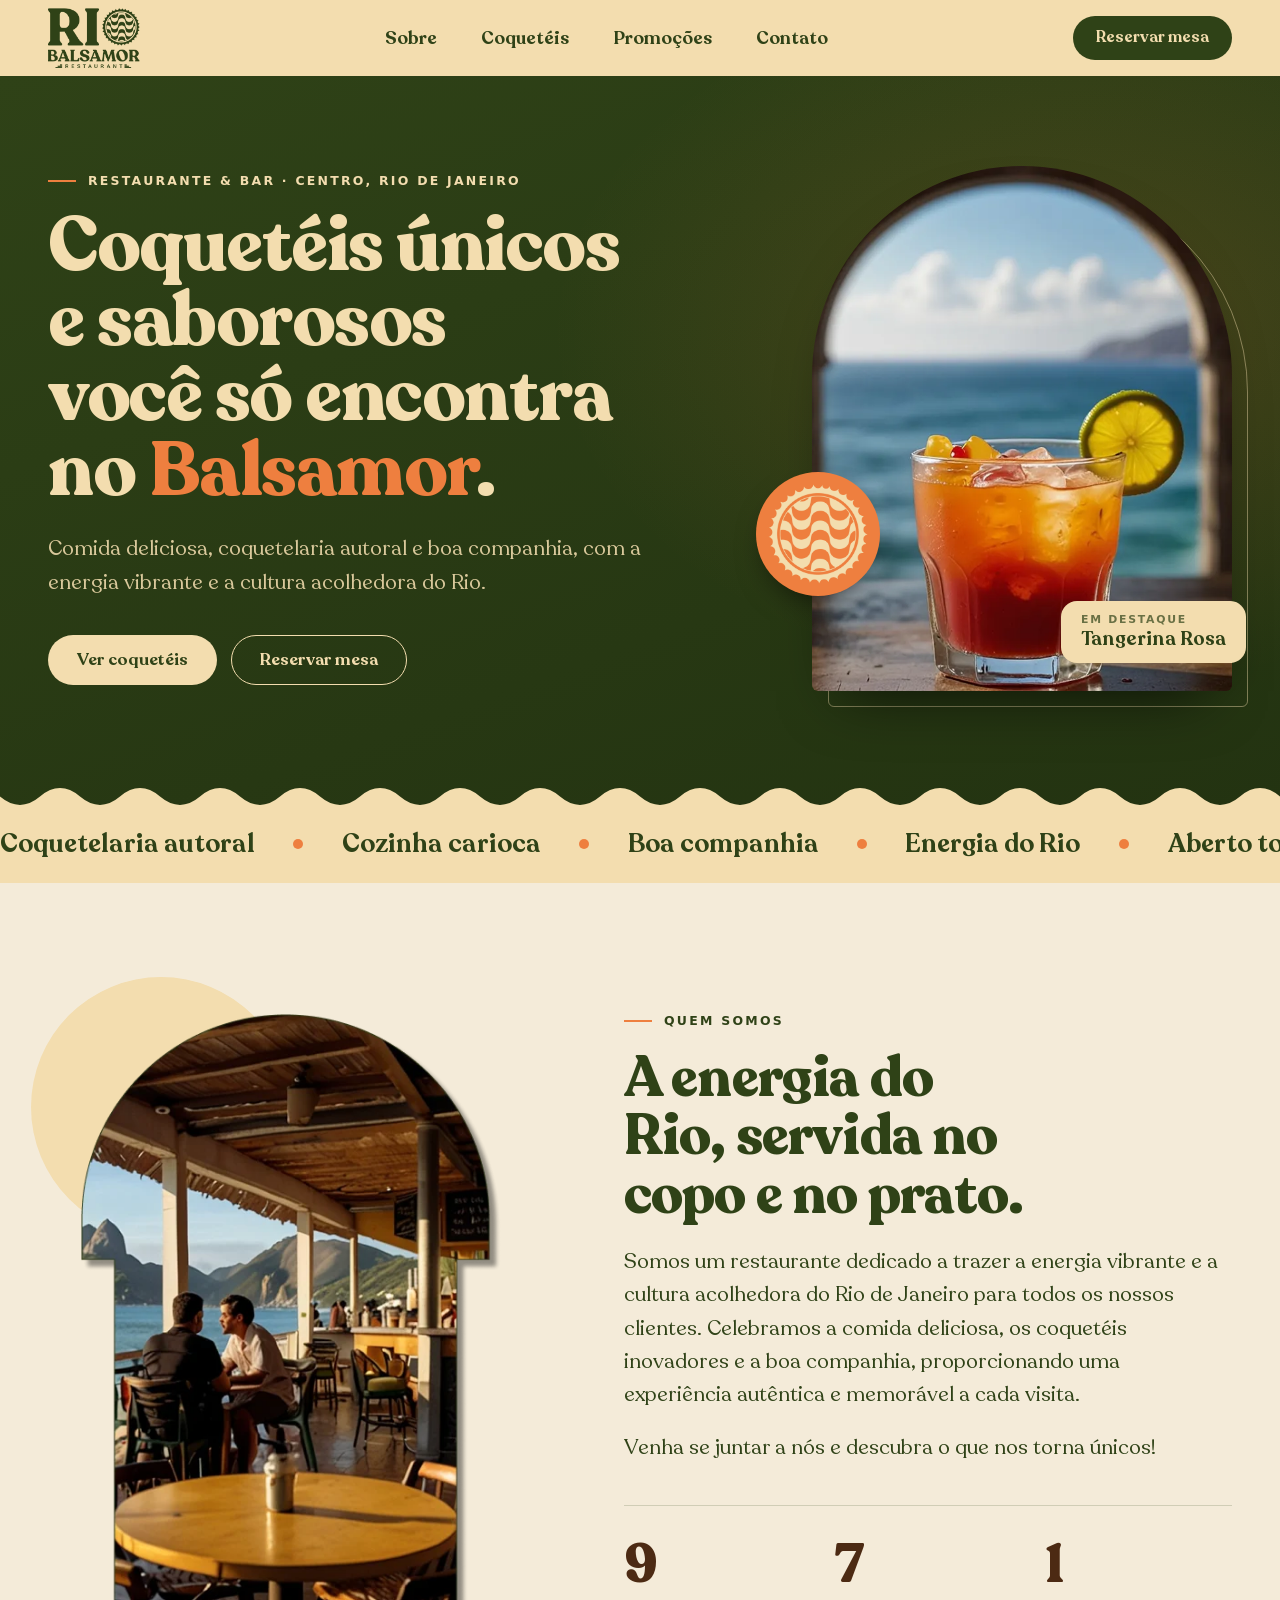
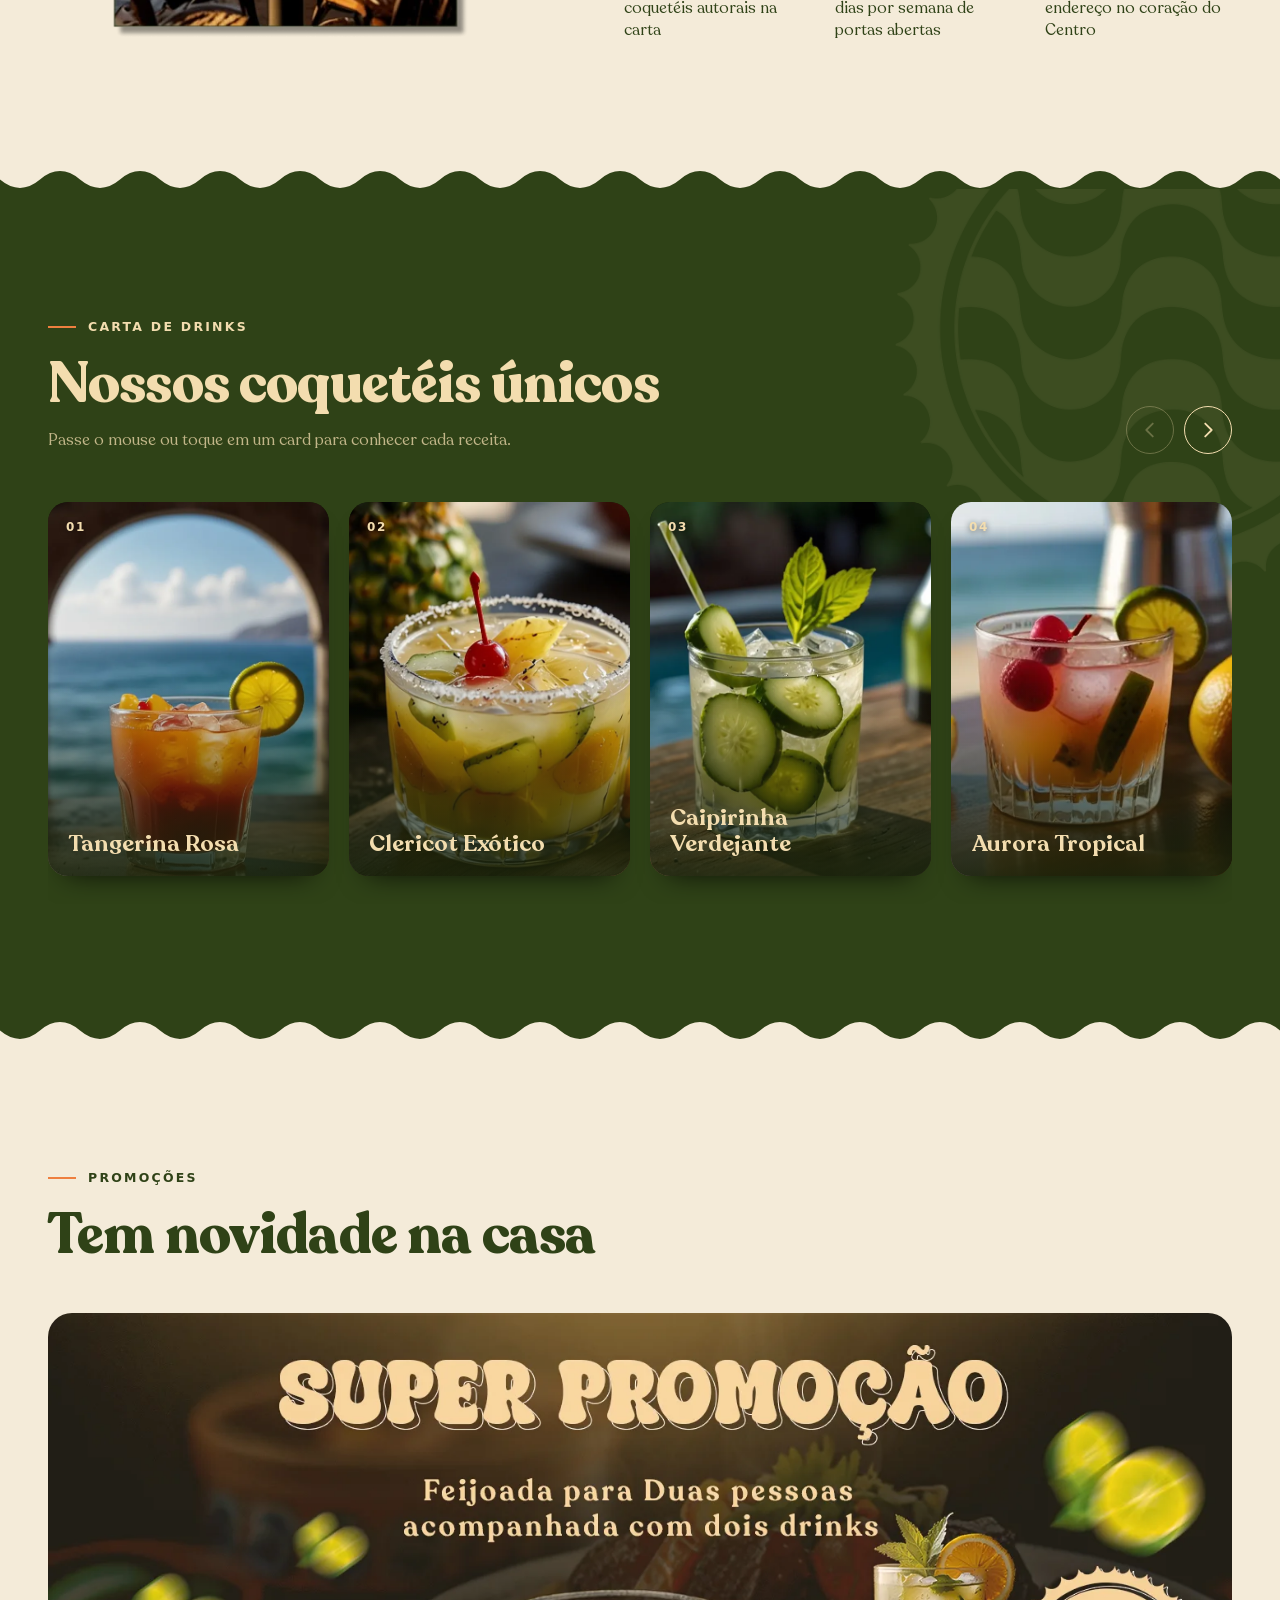
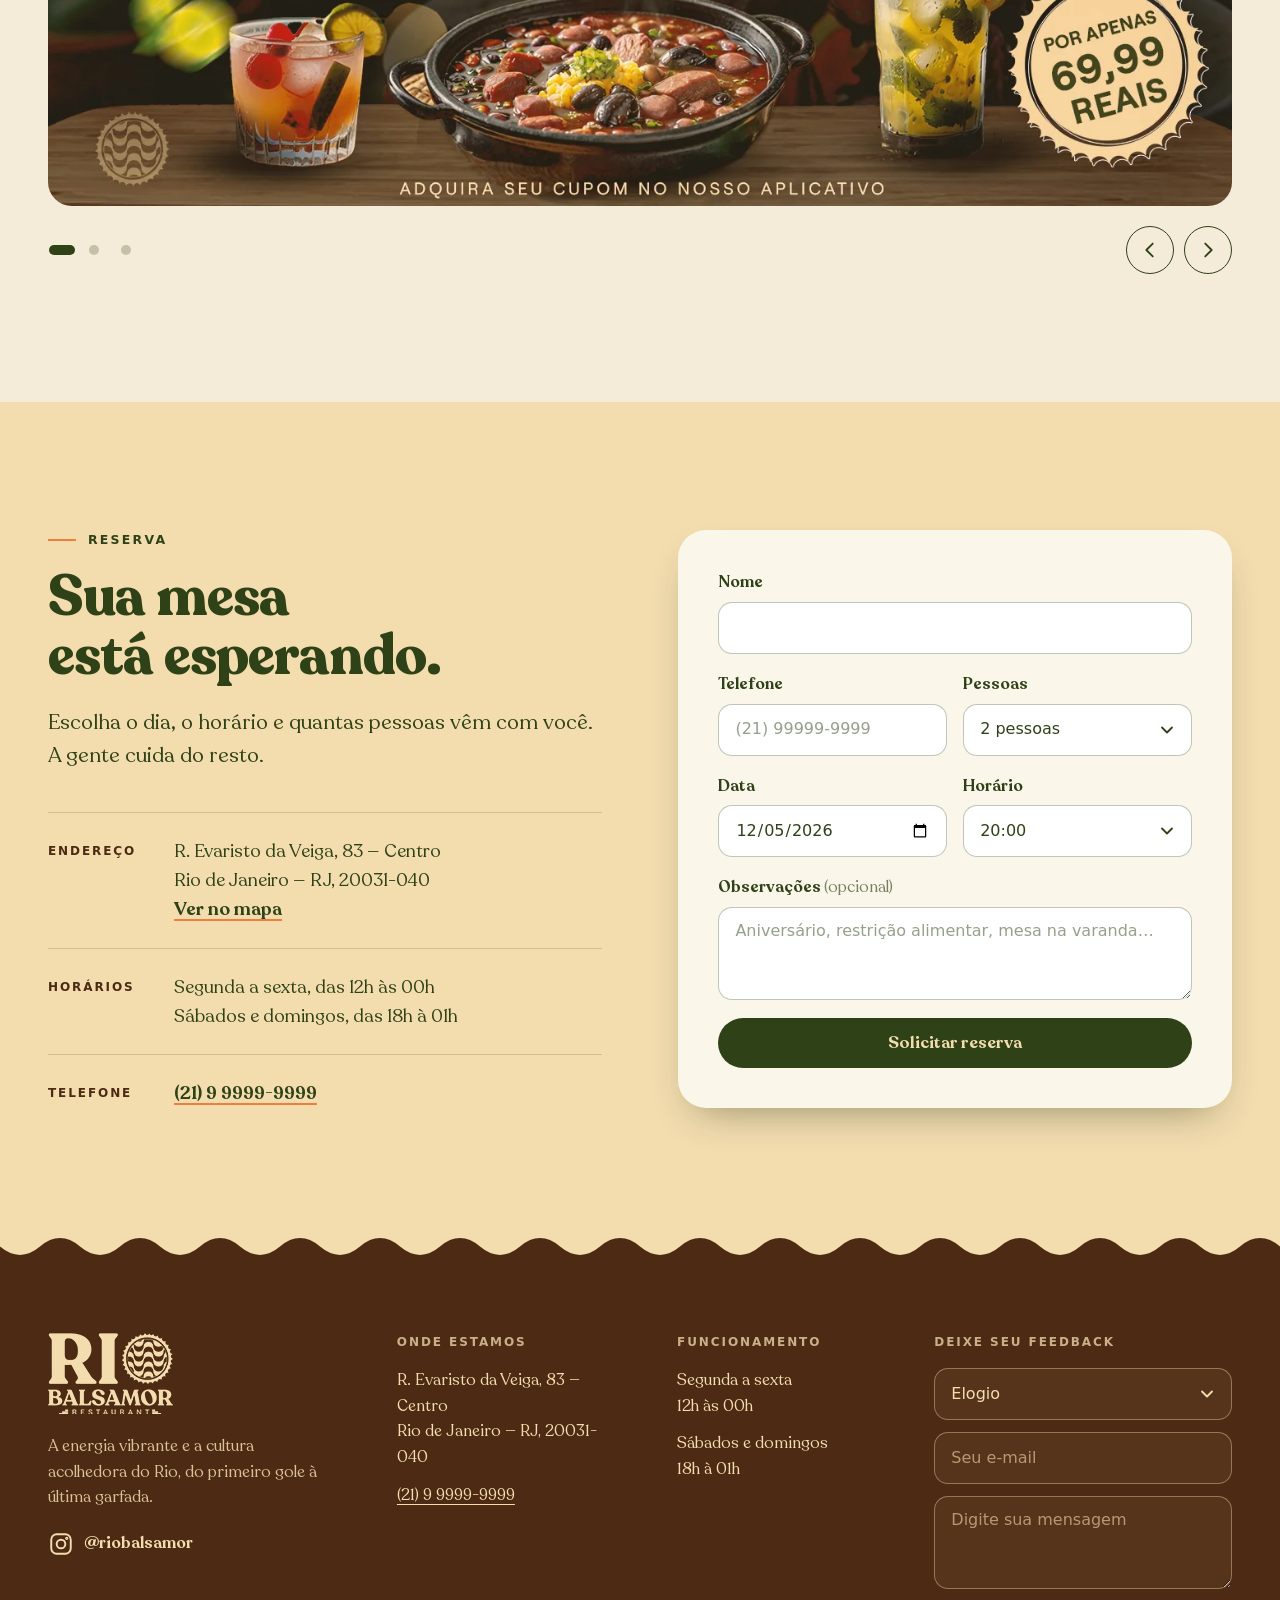
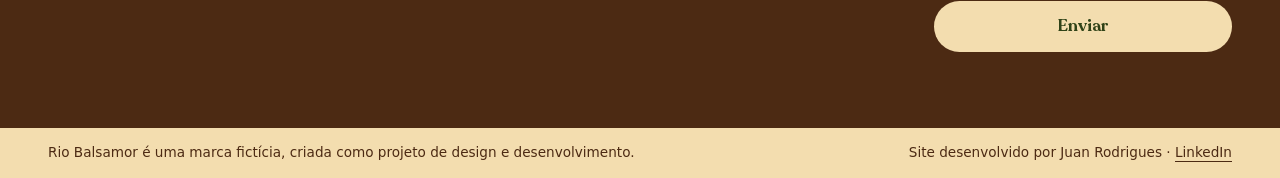
<file: index.html>
<!DOCTYPE html>
<html lang="pt-BR">
<head>
    <meta charset="UTF-8">
    <meta name="viewport" content="width=device-width, initial-scale=1.0">
    <title>Rio Balsamor — Restaurante e coquetelaria autoral no Rio</title>
    <meta name="description" content="Coquetéis autorais, cozinha carioca e boa companhia no Centro do Rio de Janeiro. Conheça a carta de drinks do Rio Balsamor e reserve sua mesa.">
    <meta name="theme-color" content="#2F4217">
    <meta property="og:type" content="website">
    <meta property="og:title" content="Rio Balsamor — Restaurante e coquetelaria autoral">
    <meta property="og:description" content="Coquetéis únicos e saborosos você só encontra no Balsamor.">
    <meta property="og:locale" content="pt_BR">
    <link rel="icon" type="image/png" href="assets/img/brand/favicon.png">
    <link rel="apple-touch-icon" href="assets/img/brand/apple-touch-icon.png">
    <link rel="stylesheet" href="assets/css/styles.css">
    <script>document.documentElement.classList.add('js');</script>
    <script src="assets/js/main.js" defer></script>
</head>
<body>
    <a class="skip-link" href="#conteudo">Pular para o conteúdo</a>

    <header class="site-header" data-header>
        <div class="container site-header__inner">
            <a class="site-header__logo" href="#topo" aria-label="Rio Balsamor — início">
                <img src="assets/img/brand/logo-green.png" alt="Rio Balsamor Restaurant" width="155" height="101">
            </a>
            <button class="nav-toggle" type="button" aria-expanded="false" aria-controls="menu" data-nav-toggle>
                <span class="nav-toggle__bars" aria-hidden="true"></span>
                <span class="visually-hidden">Abrir menu</span>
            </button>
            <nav class="site-nav" id="menu" aria-label="Principal" data-nav>
                <ul class="site-nav__list">
                    <li><a href="#sobre">Sobre</a></li>
                    <li><a href="#coqueteis">Coquetéis</a></li>
                    <li><a href="#promocoes">Promoções</a></li>
                    <li><a href="#contato">Contato</a></li>
                </ul>
                <a class="btn btn--green" href="#reserva">Reservar mesa</a>
            </nav>
        </div>
    </header>

    <main id="conteudo">
        <section class="hero" id="topo">
            <div class="container hero__inner">
                <div class="hero__copy">
                    <p class="eyebrow">Restaurante &amp; bar · Centro, Rio de Janeiro</p>
                    <h1 class="hero__title">Coquetéis únicos e saborosos você só encontra no <em>Balsamor</em>.</h1>
                    <p class="hero__lead">Comida deliciosa, coquetelaria autoral e boa companhia, com a energia vibrante e a cultura acolhedora do Rio.</p>
                    <div class="hero__actions">
                        <a class="btn btn--cream" href="#coqueteis">Ver coquetéis</a>
                        <a class="btn btn--ghost" href="#reserva">Reservar mesa</a>
                    </div>
                </div>
                <figure class="hero__media">
                    <div class="hero__arch">
                        <img src="assets/img/drinks/tangerina-rosa.webp" alt="Coquetel Tangerina Rosa servido com gelo e uma rodela de limão, com o mar ao fundo" width="1200" height="800" fetchpriority="high">
                    </div>
                    <span class="hero__badge" aria-hidden="true"></span>
                    <figcaption class="hero__caption">
                        <span>Em destaque</span>
                        Tangerina Rosa
                    </figcaption>
                </figure>
            </div>
            <div class="wave wave--cream" aria-hidden="true"></div>
        </section>

        <div class="marquee" aria-hidden="true">
            <div class="marquee__track">
                <ul class="marquee__group">
                    <li>Coquetelaria autoral</li>
                    <li>Cozinha carioca</li>
                    <li>Boa companhia</li>
                    <li>Energia do Rio</li>
                    <li>Aberto todos os dias</li>
                </ul>
                <ul class="marquee__group">
                    <li>Coquetelaria autoral</li>
                    <li>Cozinha carioca</li>
                    <li>Boa companhia</li>
                    <li>Energia do Rio</li>
                    <li>Aberto todos os dias</li>
                </ul>
            </div>
        </div>

        <section class="about" id="sobre">
            <div class="container about__inner">
                <figure class="about__media" data-reveal>
                    <img src="assets/img/about/varanda.webp" alt="Dois amigos conversando na varanda do restaurante, com o mar e as montanhas do Rio ao fundo" width="463" height="687" loading="lazy">
                </figure>
                <div class="about__copy" data-reveal>
                    <p class="eyebrow">Quem somos</p>
                    <h2 class="section-title">A energia do Rio, servida no copo e no prato.</h2>
                    <p class="about__text">Somos um restaurante dedicado a trazer a energia vibrante e a cultura acolhedora do Rio de Janeiro para todos os nossos clientes. Celebramos a comida deliciosa, os coquetéis inovadores e a boa companhia, proporcionando uma experiência autêntica e memorável a cada visita.</p>
                    <p class="about__text">Venha se juntar a nós e descubra o que nos torna únicos!</p>
                    <ul class="facts">
                        <li><strong>9</strong> coquetéis autorais na carta</li>
                        <li><strong>7</strong> dias por semana de portas abertas</li>
                        <li><strong>1</strong> endereço no coração do Centro</li>
                    </ul>
                </div>
            </div>
            <div class="wave wave--green" aria-hidden="true"></div>
        </section>

        <section class="cocktails" id="coqueteis">
            <div class="container" data-carousel>
                <div class="section-head">
                    <div data-reveal>
                        <p class="eyebrow">Carta de drinks</p>
                        <h2 class="section-title">Nossos coquetéis únicos</h2>
                        <p class="section-head__hint">Passe o mouse ou toque em um card para conhecer cada receita.</p>
                    </div>
                    <div class="carousel-controls">
                        <button class="round-btn" type="button" aria-label="Coquetéis anteriores" data-carousel-prev>
                            <svg viewBox="0 0 24 24" aria-hidden="true"><path d="M15 5l-7 7 7 7"/></svg>
                        </button>
                        <button class="round-btn" type="button" aria-label="Próximos coquetéis" data-carousel-next>
                            <svg viewBox="0 0 24 24" aria-hidden="true"><path d="M9 5l7 7-7 7"/></svg>
                        </button>
                    </div>
                </div>

                <ul class="drinks" data-carousel-track>
                    <li class="drink" style="--focus: 49%">
                        <button class="drink__card" type="button">
                            <span class="drink__inner">
                                <span class="drink__face drink__front" aria-hidden="true">
                                    <img src="assets/img/drinks/tangerina-rosa.webp" alt="" width="1200" height="800" loading="lazy">
                                    <span class="drink__number">01</span>
                                    <span class="drink__name">Tangerina Rosa</span>
                                </span>
                                <span class="drink__face drink__back">
                                    <span class="drink__title">Tangerina Rosa</span>
                                    <span class="drink__base">Tangerina · pimenta-rosa</span>
                                    <span class="drink__desc">Delicie-se com a fusão cítrica da tangerina com a picância sutil das bagas de pimenta-rosa, uma verdadeira sinfonia de sabores tropicais que desperta os sentidos.</span>
                                </span>
                            </span>
                        </button>
                    </li>
                    <li class="drink" style="--focus: 56%">
                        <button class="drink__card" type="button">
                            <span class="drink__inner">
                                <span class="drink__face drink__front" aria-hidden="true">
                                    <img src="assets/img/drinks/clericot-exotico.webp" alt="" width="1200" height="800" loading="lazy">
                                    <span class="drink__number">02</span>
                                    <span class="drink__name">Clericot Exótico</span>
                                </span>
                                <span class="drink__face drink__back">
                                    <span class="drink__title">Clericot Exótico</span>
                                    <span class="drink__base">Vinho branco · manga · abacaxi · kiwi</span>
                                    <span class="drink__desc">A essência vibrante das praias tropicais: a suavidade do vinho branco com a doçura da manga, do abacaxi e do kiwi, finalizada com um toque refrescante de água de coco.</span>
                                </span>
                            </span>
                        </button>
                    </li>
                    <li class="drink" style="--focus: 42%">
                        <button class="drink__card" type="button">
                            <span class="drink__inner">
                                <span class="drink__face drink__front" aria-hidden="true">
                                    <img src="assets/img/drinks/caipirinha-verdejante.webp" alt="" width="1200" height="800" loading="lazy">
                                    <span class="drink__number">03</span>
                                    <span class="drink__name">Caipirinha Verdejante</span>
                                </span>
                                <span class="drink__face drink__back">
                                    <span class="drink__title">Caipirinha Verdejante</span>
                                    <span class="drink__base">Cachaça · pepino · manjericão</span>
                                    <span class="drink__desc">A harmonia perfeita entre o frescor do pepino e a aromaticidade do manjericão, uma reviravolta refrescante no clássico brasileiro que vai surpreender o seu paladar.</span>
                                </span>
                            </span>
                        </button>
                    </li>
                    <li class="drink" style="--focus: 43%">
                        <button class="drink__card" type="button">
                            <span class="drink__inner">
                                <span class="drink__face drink__front" aria-hidden="true">
                                    <img src="assets/img/drinks/aurora-tropical.webp" alt="" width="768" height="512" loading="lazy">
                                    <span class="drink__number">04</span>
                                    <span class="drink__name">Aurora Tropical</span>
                                </span>
                                <span class="drink__face drink__back">
                                    <span class="drink__title">Aurora Tropical</span>
                                    <span class="drink__base">Tequila · laranja · grenadine · maracujá</span>
                                    <span class="drink__desc">Deixe-se encantar pela mistura exótica da tequila com suco de laranja, a doçura sedutora do grenadine e a profundidade do licor de maracujá.</span>
                                </span>
                            </span>
                        </button>
                    </li>
                    <li class="drink" style="--focus: 50%">
                        <button class="drink__card" type="button">
                            <span class="drink__inner">
                                <span class="drink__face drink__front" aria-hidden="true">
                                    <img src="assets/img/drinks/maracuja-mule.webp" alt="" width="1200" height="674" loading="lazy">
                                    <span class="drink__number">05</span>
                                    <span class="drink__name">Maracujá Mule</span>
                                </span>
                                <span class="drink__face drink__back">
                                    <span class="drink__title">Maracujá Mule</span>
                                    <span class="drink__base">Vodca · maracujá · gengibre · limão</span>
                                    <span class="drink__desc">Uma releitura tropical do clássico Mule: a acidez perfumada do maracujá encontra o calor do gengibre e o frescor do limão, num gole vibrante do início ao fim.</span>
                                </span>
                            </span>
                        </button>
                    </li>
                    <li class="drink" style="--focus: 50%">
                        <button class="drink__card" type="button">
                            <span class="drink__inner">
                                <span class="drink__face drink__front" aria-hidden="true">
                                    <img src="assets/img/drinks/mojito-de-melancia.webp" alt="" width="1024" height="1024" loading="lazy">
                                    <span class="drink__number">06</span>
                                    <span class="drink__name">Mojito de Melancia</span>
                                </span>
                                <span class="drink__face drink__back">
                                    <span class="drink__title">Mojito de Melancia</span>
                                    <span class="drink__base">Rum · melancia · hortelã</span>
                                    <span class="drink__desc">A doçura suculenta da melancia se mistura com a refrescância revigorante da hortelã e a suavidade do rum. Cada gole é um mergulho em um oásis de verão.</span>
                                </span>
                            </span>
                        </button>
                    </li>
                    <li class="drink" style="--focus: 60%">
                        <button class="drink__card" type="button">
                            <span class="drink__inner">
                                <span class="drink__face drink__front" aria-hidden="true">
                                    <img src="assets/img/drinks/goiaba-sour.webp" alt="" width="1200" height="674" loading="lazy">
                                    <span class="drink__number">07</span>
                                    <span class="drink__name">Goiaba Sour</span>
                                </span>
                                <span class="drink__face drink__back">
                                    <span class="drink__title">Goiaba Sour</span>
                                    <span class="drink__base">Goiaba · limão · clara de ovo</span>
                                    <span class="drink__desc">A doçura exótica da goiaba se mistura ao toque ácido do limão, finalizada com a suavidade do xarope simples e a espuma da clara de ovo.</span>
                                </span>
                            </span>
                        </button>
                    </li>
                    <li class="drink" style="--focus: 60%">
                        <button class="drink__card" type="button">
                            <span class="drink__inner">
                                <span class="drink__face drink__front" aria-hidden="true">
                                    <img src="assets/img/drinks/caipirinha-de-jabuticaba.webp" alt="" width="1024" height="1024" loading="lazy">
                                    <span class="drink__number">08</span>
                                    <span class="drink__name">Caipirinha de Jabuticaba</span>
                                </span>
                                <span class="drink__face drink__back">
                                    <span class="drink__title">Caipirinha de Jabuticaba</span>
                                    <span class="drink__base">Cachaça · jabuticaba · limão</span>
                                    <span class="drink__desc">A doçura intensa da jabuticaba se une à acidez refrescante do limão e à suavidade do açúcar, uma homenagem à diversidade e à riqueza da culinária brasileira.</span>
                                </span>
                            </span>
                        </button>
                    </li>
                    <li class="drink" style="--focus: 64%">
                        <button class="drink__card" type="button">
                            <span class="drink__inner">
                                <span class="drink__face drink__front" aria-hidden="true">
                                    <img src="assets/img/drinks/pitanga-collins.webp" alt="" width="1200" height="674" loading="lazy">
                                    <span class="drink__number">09</span>
                                    <span class="drink__name">Pitanga Collins</span>
                                </span>
                                <span class="drink__face drink__back">
                                    <span class="drink__title">Pitanga Collins</span>
                                    <span class="drink__base">Pitanga · limão · água com gás</span>
                                    <span class="drink__desc">Uma interpretação refrescante do clássico: a acidez cítrica do limão, a doçura natural da pitanga e o toque efervescente da água com gás.</span>
                                </span>
                            </span>
                        </button>
                    </li>
                </ul>
            </div>
            <div class="wave wave--paper" aria-hidden="true"></div>
        </section>

        <section class="promos" id="promocoes">
            <div class="container">
                <div class="section-head" data-reveal>
                    <div>
                        <p class="eyebrow">Promoções</p>
                        <h2 class="section-title">Tem novidade na casa</h2>
                    </div>
                </div>

                <div class="promo-carousel" data-carousel data-loop data-autoplay="6000" data-reveal>
                    <ul class="promo-carousel__track" data-carousel-track>
                        <li class="promo">
                            <figure>
                                <img src="assets/img/promos/feijoada.webp" alt="Banner Super Promoção: panela de feijoada entre dois drinks" width="1440" height="600" loading="lazy">
                                <figcaption><strong>Super promoção.</strong> Feijoada para duas pessoas acompanhada de dois drinks por apenas R$ 69,99. Adquira seu cupom no nosso aplicativo.</figcaption>
                            </figure>
                        </li>
                        <li class="promo">
                            <figure>
                                <img src="assets/img/promos/app.webp" alt="Banner Baixe o nosso app: mão segurando um celular com o aplicativo do Rio Balsamor" width="1440" height="600" loading="lazy">
                                <figcaption><strong>Baixe o nosso app e acumule pontos.</strong> Resgate cupons, marque reservas e compre diversos produtos com seus pontos acumulados.</figcaption>
                            </figure>
                        </li>
                        <li class="promo">
                            <figure>
                                <img src="assets/img/promos/tangerina-rosa.webp" alt="Banner do coquetel Tangerina Rosa Carioca" width="1440" height="600" loading="lazy">
                                <figcaption><strong>Tangerina Rosa Carioca, nosso mais novo coquetel.</strong> A suavidade cítrica da tangerina com a picância da pimenta-rosa, por apenas R$ 15,99.</figcaption>
                            </figure>
                        </li>
                    </ul>
                    <div class="promo-carousel__footer">
                        <div class="dots" data-carousel-dots></div>
                        <div class="carousel-controls">
                            <button class="round-btn round-btn--dark" type="button" aria-label="Banner anterior" data-carousel-prev>
                                <svg viewBox="0 0 24 24" aria-hidden="true"><path d="M15 5l-7 7 7 7"/></svg>
                            </button>
                            <button class="round-btn round-btn--dark" type="button" aria-label="Próximo banner" data-carousel-next>
                                <svg viewBox="0 0 24 24" aria-hidden="true"><path d="M9 5l7 7-7 7"/></svg>
                            </button>
                        </div>
                    </div>
                </div>
            </div>
        </section>

        <section class="booking" id="reserva">
            <div class="container booking__inner">
                <div class="booking__copy" data-reveal>
                    <p class="eyebrow">Reserva</p>
                    <h2 class="section-title">Sua mesa está esperando.</h2>
                    <p class="booking__lead">Escolha o dia, o horário e quantas pessoas vêm com você. A gente cuida do resto.</p>
                    <dl class="info-list">
                        <div>
                            <dt>Endereço</dt>
                            <dd>
                                R. Evaristo da Veiga, 83 — Centro<br>
                                Rio de Janeiro — RJ, 20031-040<br>
                                <a class="text-link" href="https://www.google.com/maps/search/?api=1&amp;query=R.+Evaristo+da+Veiga%2C+83+-+Centro%2C+Rio+de+Janeiro" target="_blank" rel="noopener">Ver no mapa</a>
                            </dd>
                        </div>
                        <div>
                            <dt>Horários</dt>
                            <dd>
                                Segunda a sexta, das 12h às 00h<br>
                                Sábados e domingos, das 18h à 01h
                            </dd>
                        </div>
                        <div>
                            <dt>Telefone</dt>
                            <dd><a class="text-link" href="tel:+5521999999999">(21) 9 9999-9999</a></dd>
                        </div>
                    </dl>
                </div>

                <div class="card" data-reveal>
                    <form class="form" data-form="reservation" aria-label="Reserva de mesa">
                        <div class="field field--full">
                            <label for="res-name">Nome</label>
                            <input id="res-name" name="name" type="text" autocomplete="name" required minlength="2">
                        </div>
                        <div class="field">
                            <label for="res-phone">Telefone</label>
                            <input id="res-phone" name="phone" type="tel" autocomplete="tel" inputmode="tel" placeholder="(21) 99999-9999" required pattern="\(?\d{2}\)?\s?(?:9\s?)?\d{4}(?:-|\s)?\d{4}" data-pattern-message="Informe um telefone com DDD.">
                        </div>
                        <div class="field">
                            <label for="res-guests">Pessoas</label>
                            <select id="res-guests" name="guests" required>
                                <option value="1">1 pessoa</option>
                                <option value="2" selected>2 pessoas</option>
                                <option value="3">3 pessoas</option>
                                <option value="4">4 pessoas</option>
                                <option value="5">5 pessoas</option>
                                <option value="6">6 pessoas</option>
                                <option value="7">7 pessoas</option>
                                <option value="8">8 pessoas</option>
                            </select>
                        </div>
                        <div class="field">
                            <label for="res-date">Data</label>
                            <input id="res-date" name="date" type="date" required>
                        </div>
                        <div class="field">
                            <label for="res-time">Horário</label>
                            <select id="res-time" name="time" required>
                                <option value="">Escolha a data</option>
                            </select>
                        </div>
                        <div class="field field--full">
                            <label for="res-notes">Observações <span class="field__optional">(opcional)</span></label>
                            <textarea id="res-notes" name="notes" rows="3" placeholder="Aniversário, restrição alimentar, mesa na varanda…"></textarea>
                        </div>
                        <button class="btn btn--green btn--block field--full" type="submit">Solicitar reserva</button>
                    </form>
                    <div class="form-success" role="status" tabindex="-1" hidden data-form-success>
                        <span class="form-success__mark" aria-hidden="true"></span>
                        <h3>Reserva solicitada!</h3>
                        <p data-form-summary></p>
                        <button class="btn btn--ghost-dark" type="button" data-form-reset>Fazer outra reserva</button>
                    </div>
                </div>
            </div>
            <div class="wave wave--brown" aria-hidden="true"></div>
        </section>
    </main>

    <footer class="site-footer" id="contato">
        <div class="container site-footer__inner">
            <div class="site-footer__brand">
                <img src="assets/img/brand/logo-cream.png" alt="Rio Balsamor Restaurant" width="125" height="81" loading="lazy">
                <p>A energia vibrante e a cultura acolhedora do Rio, do primeiro gole à última garfada.</p>
                <a class="social-link" href="https://instagram.com/riobalsamor" target="_blank" rel="noopener">
                    <svg viewBox="0 0 24 24" aria-hidden="true"><rect x="3" y="3" width="18" height="18" rx="5"/><circle cx="12" cy="12" r="4"/><circle cx="17.3" cy="6.7" r="0.6"/></svg>
                    @riobalsamor
                </a>
            </div>

            <div class="site-footer__col">
                <h2 class="site-footer__title">Onde estamos</h2>
                <p>R. Evaristo da Veiga, 83 — Centro<br>Rio de Janeiro — RJ, 20031-040</p>
                <p><a href="tel:+5521999999999">(21) 9 9999-9999</a></p>
            </div>

            <div class="site-footer__col">
                <h2 class="site-footer__title">Funcionamento</h2>
                <p>Segunda a sexta<br>12h às 00h</p>
                <p>Sábados e domingos<br>18h à 01h</p>
            </div>

            <div class="site-footer__col site-footer__feedback">
                <h2 class="site-footer__title">Deixe seu feedback</h2>
                <form class="form form--dark" data-form="feedback" aria-label="Feedback">
                    <div class="field field--full">
                        <label class="visually-hidden" for="fb-type">Tipo de mensagem</label>
                        <select id="fb-type" name="type" required>
                            <option value="elogio">Elogio</option>
                            <option value="duvida">Dúvida</option>
                            <option value="sugestao">Sugestão</option>
                            <option value="reclamacao">Reclamação</option>
                        </select>
                    </div>
                    <div class="field field--full">
                        <label class="visually-hidden" for="fb-email">Seu e-mail</label>
                        <input id="fb-email" name="email" type="email" autocomplete="email" placeholder="Seu e-mail" required>
                    </div>
                    <div class="field field--full">
                        <label class="visually-hidden" for="fb-message">Sua mensagem</label>
                        <textarea id="fb-message" name="message" rows="3" placeholder="Digite sua mensagem" required minlength="5"></textarea>
                    </div>
                    <button class="btn btn--cream btn--block field--full" type="submit">Enviar</button>
                </form>
                <div class="form-success form-success--dark" role="status" tabindex="-1" hidden data-form-success>
                    <h3>Obrigado!</h3>
                    <p>Recebemos sua mensagem. É ela que nos ajuda a continuar trazendo o melhor do Rio.</p>
                    <button class="btn btn--ghost" type="button" data-form-reset>Enviar outra</button>
                </div>
            </div>
        </div>

        <div class="site-footer__ribbon">
            <div class="container">
                <p>Rio Balsamor é uma marca fictícia, criada como projeto de design e desenvolvimento.</p>
                <p>Site desenvolvido por Juan Rodrigues · <a href="https://www.linkedin.com/in/juan-r/" target="_blank" rel="noopener">LinkedIn</a></p>
            </div>
        </div>
    </footer>
</body>
</html>
</file>
<file: assets/css/styles.css>
/* ==========================================================================
   Rio Balsamor
   1. Fontes e tokens      5. Sobre            9. Formulários
   2. Base                 6. Coquetéis       10. Rodapé
   3. Componentes          7. Promoções       11. Página 404
   4. Header e hero        8. Reserva         12. Movimento
   ========================================================================== */

/* 1. Fontes e tokens
   ========================================================================== */

@font-face {
    font-family: 'Recoleta';
    src: url('../fonts/recoleta-regular.woff2') format('woff2');
    font-weight: 400;
    font-display: swap;
}

@font-face {
    font-family: 'Recoleta';
    src: url('../fonts/recoleta-semibold.woff2') format('woff2');
    font-weight: 600;
    font-display: swap;
}

@font-face {
    font-family: 'Recoleta';
    src: url('../fonts/recoleta-bold.woff2') format('woff2');
    font-weight: 700;
    font-display: swap;
}

:root {
    --green-950: #18230b;
    --green-900: #233311;
    --green: #2f4217;
    --cream: #f3ddaf;
    --paper: #f4ebd9;
    --paper-light: #fbf6ea;
    --brown: #4c2a13;
    --tangerine: #ee7f3f;
    --error: #a3311a;

    --font-display: 'Recoleta', Georgia, 'Times New Roman', serif;
    --font-ui: system-ui, -apple-system, 'Segoe UI', Roboto, Helvetica, Arial, sans-serif;

    --gutter: clamp(20px, 5vw, 48px);
    --section-space: clamp(72px, 10vw, 136px);
    --header-height: 76px;
    --radius: 20px;
    --ease: cubic-bezier(0.2, 0.7, 0.2, 1);
    --shadow: 0 18px 40px -18px rgba(24, 35, 11, 0.45);

    --wave: url("data:image/svg+xml,%3Csvg xmlns='http://www.w3.org/2000/svg' viewBox='0 0 80 20' preserveAspectRatio='none'%3E%3Cpath d='M0 20V10Q20-6 40 10T80 10V20Z'/%3E%3C/svg%3E");
    --emblem: url('../img/brand/emblem.webp');
}

/* 2. Base
   ========================================================================== */

*,
*::before,
*::after {
    box-sizing: border-box;
}

html {
    scroll-behavior: smooth;
    -webkit-text-size-adjust: 100%;
}

body {
    margin: 0;
    font-family: var(--font-display);
    font-size: 1.125rem;
    line-height: 1.6;
    color: var(--green);
    background-color: var(--paper);
    -webkit-font-smoothing: antialiased;
}

h1,
h2,
h3,
p,
ul,
dl,
dd,
figure {
    margin: 0;
}

ul {
    padding: 0;
    list-style: none;
}

img,
svg {
    display: block;
    max-width: 100%;
}

img {
    height: auto;
}

a {
    color: inherit;
}

button,
input,
select,
textarea {
    font: inherit;
    color: inherit;
}

[id] {
    scroll-margin-top: calc(var(--header-height) + 16px);
}

[hidden] {
    display: none !important;
}

:focus-visible {
    outline: 3px solid var(--tangerine);
    outline-offset: 3px;
}

.container {
    width: min(1200px, 100% - 2 * var(--gutter));
    margin-inline: auto;
}

.visually-hidden {
    position: absolute;
    width: 1px;
    height: 1px;
    margin: -1px;
    padding: 0;
    overflow: hidden;
    clip: rect(0 0 0 0);
    white-space: nowrap;
    border: 0;
}

.skip-link {
    position: absolute;
    top: 8px;
    left: 8px;
    z-index: 100;
    padding: 10px 16px;
    border-radius: 10px;
    background-color: var(--green);
    color: var(--cream);
    transform: translateY(-200%);
}

.skip-link:focus {
    transform: none;
}

/* 3. Componentes
   ========================================================================== */

.eyebrow {
    display: flex;
    align-items: center;
    gap: 12px;
    margin-bottom: 18px;
    font-family: var(--font-ui);
    font-size: 0.78rem;
    font-weight: 600;
    letter-spacing: 0.18em;
    text-transform: uppercase;
}

.eyebrow::before {
    content: '';
    width: 28px;
    height: 2px;
    background-color: var(--tangerine);
}

.section-title {
    font-size: clamp(2rem, 3.4vw + 1rem, 3.5rem);
    font-weight: 700;
    line-height: 1.05;
    letter-spacing: -0.015em;
    text-wrap: balance;
}

.section-head {
    display: flex;
    align-items: flex-end;
    justify-content: space-between;
    gap: 24px;
    margin-bottom: clamp(28px, 4vw, 48px);
}

.section-head__hint {
    margin-top: 14px;
    font-size: 1rem;
    opacity: 0.75;
}

.btn {
    display: inline-flex;
    align-items: center;
    justify-content: center;
    padding: 14px 28px;
    border: 1.5px solid transparent;
    border-radius: 999px;
    font-family: var(--font-display);
    font-size: 1.05rem;
    font-weight: 600;
    line-height: 1.2;
    text-decoration: none;
    cursor: pointer;
    transition: transform 0.25s var(--ease), box-shadow 0.25s var(--ease), background-color 0.25s, color 0.25s;
}

.btn:hover {
    transform: translateY(-2px);
    box-shadow: var(--shadow);
}

.btn:active {
    transform: none;
}

.btn--green {
    background-color: var(--green);
    color: var(--cream);
}

.btn--cream {
    background-color: var(--cream);
    color: var(--green);
}

.btn--ghost {
    border-color: currentColor;
    background-color: transparent;
    color: var(--cream);
}

.btn--ghost:hover {
    background-color: var(--cream);
    border-color: var(--cream);
    color: var(--green);
}

.btn--ghost-dark {
    border-color: var(--green);
    background-color: transparent;
    color: var(--green);
}

.btn--ghost-dark:hover {
    background-color: var(--green);
    color: var(--cream);
}

.btn--block {
    width: 100%;
}

.text-link {
    font-weight: 600;
    text-decoration-color: var(--tangerine);
    text-decoration-thickness: 2px;
    text-underline-offset: 4px;
}

.text-link:hover {
    color: var(--brown);
}

.round-btn {
    display: grid;
    place-items: center;
    width: 48px;
    height: 48px;
    padding: 0;
    border: 1.5px solid currentColor;
    border-radius: 50%;
    background-color: transparent;
    color: var(--cream);
    cursor: pointer;
    transition: background-color 0.25s, color 0.25s, opacity 0.25s;
}

.round-btn svg {
    width: 22px;
    height: 22px;
    fill: none;
    stroke: currentColor;
    stroke-width: 2;
    stroke-linecap: round;
    stroke-linejoin: round;
}

.round-btn:hover:not(:disabled) {
    background-color: var(--cream);
    border-color: var(--cream);
    color: var(--green);
}

.round-btn:disabled {
    opacity: 0.3;
    cursor: default;
}

.round-btn--dark {
    color: var(--green);
}

.round-btn--dark:hover:not(:disabled) {
    background-color: var(--green);
    border-color: var(--green);
    color: var(--cream);
}

.carousel-controls {
    display: flex;
    flex-shrink: 0;
    gap: 10px;
}

/* Borda ondulada inspirada no calçadão de Copacabana, na cor da seção seguinte */
.wave {
    position: absolute;
    right: 0;
    bottom: -1px;
    left: 0;
    height: 21px;
    -webkit-mask: var(--wave) repeat-x center bottom / 80px 21px;
    mask: var(--wave) repeat-x center bottom / 80px 21px;
}

.wave--cream {
    background-color: var(--cream);
}

.wave--green {
    background-color: var(--green);
}

.wave--paper {
    background-color: var(--paper);
}

.wave--brown {
    background-color: var(--brown);
}

/* 4. Header e hero
   ========================================================================== */

.site-header {
    position: sticky;
    top: 0;
    z-index: 50;
    background-color: var(--cream);
    transition: box-shadow 0.3s;
}

.site-header.is-scrolled {
    box-shadow: 0 6px 24px -12px rgba(24, 35, 11, 0.5);
}

.site-header__inner {
    display: flex;
    align-items: center;
    justify-content: space-between;
    gap: 32px;
    height: var(--header-height);
}

.site-header__logo img {
    width: 92px;
}

.site-nav {
    display: flex;
    flex: 1;
    align-items: center;
    justify-content: space-between;
    gap: 32px;
}

.site-nav__list {
    display: flex;
    flex: 1;
    justify-content: center;
    gap: clamp(20px, 3.5vw, 44px);
}

.site-nav__list a {
    padding-block: 6px;
    font-weight: 600;
    text-decoration: none;
    background: linear-gradient(var(--tangerine), var(--tangerine)) no-repeat left bottom / 0 2px;
    transition: background-size 0.3s var(--ease);
}

.site-nav__list a:hover,
.site-nav__list a:focus-visible {
    background-size: 100% 2px;
}

.site-nav .btn {
    padding: 11px 22px;
    font-size: 1rem;
}

.nav-toggle {
    display: none;
    width: 48px;
    height: 48px;
    margin-right: -10px;
    padding: 0;
    border: 0;
    border-radius: 12px;
    background-color: transparent;
    cursor: pointer;
}

.nav-toggle__bars,
.nav-toggle__bars::before,
.nav-toggle__bars::after {
    display: block;
    width: 26px;
    height: 2.5px;
    margin-inline: auto;
    border-radius: 2px;
    background-color: var(--green);
    transition: transform 0.3s var(--ease), background-color 0.2s;
}

.nav-toggle__bars {
    position: relative;
}

.nav-toggle__bars::before,
.nav-toggle__bars::after {
    content: '';
    position: absolute;
    left: 0;
}

.nav-toggle__bars::before {
    transform: translateY(-8px);
}

.nav-toggle__bars::after {
    transform: translateY(8px);
}

.nav-toggle[aria-expanded='true'] .nav-toggle__bars {
    background-color: transparent;
}

.nav-toggle[aria-expanded='true'] .nav-toggle__bars::before {
    transform: rotate(45deg);
}

.nav-toggle[aria-expanded='true'] .nav-toggle__bars::after {
    transform: rotate(-45deg);
}

.hero {
    position: relative;
    overflow: hidden;
    padding-block: clamp(48px, 7vw, 96px) clamp(80px, 9vw, 128px);
    background:
        radial-gradient(60% 70% at 85% 35%, rgba(238, 127, 63, 0.16), transparent 70%),
        linear-gradient(160deg, var(--green) 0%, var(--green-900) 100%);
    color: var(--cream);
}

.hero__inner {
    display: grid;
    grid-template-columns: 1.15fr 0.85fr;
    align-items: center;
    gap: clamp(32px, 6vw, 88px);
}

.hero__title {
    font-size: clamp(2.5rem, 4.6vw + 1rem, 5rem);
    font-weight: 700;
    line-height: 1;
    letter-spacing: -0.02em;
    text-wrap: balance;
}

.hero__title em {
    font-style: normal;
    color: var(--tangerine);
}

.hero__lead {
    max-width: 34em;
    margin-top: 24px;
    font-size: clamp(1.1rem, 0.6vw + 1rem, 1.3rem);
    opacity: 0.88;
}

.hero__actions {
    display: flex;
    flex-wrap: wrap;
    gap: 14px;
    margin-top: 36px;
}

.hero__media {
    position: relative;
    justify-self: end;
    width: min(100%, 420px);
}

/* O arco repete o recorte da foto da varanda, usado na identidade da marca */
.hero__media::before {
    content: '';
    position: absolute;
    inset: 0;
    border: 1.5px solid rgba(243, 221, 175, 0.45);
    border-radius: 999px 999px 28px 28px;
    transform: translate(16px, 16px);
}

.hero__arch {
    position: relative;
    aspect-ratio: 4 / 5;
    overflow: hidden;
    border-radius: 999px 999px 28px 28px;
    box-shadow: 0 30px 60px -30px rgba(0, 0, 0, 0.7);
}

.hero__arch img {
    width: 100%;
    height: 100%;
    object-fit: cover;
    object-position: 49% center;
}

.hero__badge {
    position: absolute;
    bottom: 18%;
    left: -56px;
    width: 124px;
    height: 124px;
    border-radius: 50%;
    background: var(--tangerine) var(--emblem) center / 84% no-repeat;
    box-shadow: 0 14px 30px -12px rgba(0, 0, 0, 0.6);
    animation: spin 40s linear infinite;
}

.hero__caption {
    position: absolute;
    right: -14px;
    bottom: 28px;
    padding: 12px 20px;
    border-radius: 16px;
    background-color: var(--cream);
    color: var(--green);
    font-size: 1.2rem;
    font-weight: 600;
    line-height: 1.2;
    box-shadow: var(--shadow);
}

.hero__caption span {
    display: block;
    margin-bottom: 2px;
    font-family: var(--font-ui);
    font-size: 0.68rem;
    letter-spacing: 0.16em;
    text-transform: uppercase;
    opacity: 0.7;
}

.marquee {
    overflow: hidden;
    padding-block: 18px;
    background-color: var(--cream);
    color: var(--green);
}

.marquee__track {
    display: flex;
    width: max-content;
    animation: marquee 36s linear infinite;
}

.marquee__group {
    display: flex;
    flex-shrink: 0;
}

.marquee__group li {
    display: flex;
    align-items: center;
    font-size: clamp(1.1rem, 1vw + 0.9rem, 1.6rem);
    font-weight: 600;
    white-space: nowrap;
}

.marquee__group li::after {
    content: '';
    width: 10px;
    height: 10px;
    margin-inline: clamp(20px, 3vw, 40px);
    border-radius: 50%;
    background-color: var(--tangerine);
}

/* 5. Sobre
   ========================================================================== */

.about {
    position: relative;
    padding-block: var(--section-space) calc(var(--section-space) + 20px);
}

.about__inner {
    display: grid;
    grid-template-columns: 0.8fr 1fr;
    align-items: center;
    gap: clamp(32px, 7vw, 104px);
}

.about__media {
    position: relative;
    justify-self: center;
    width: min(100%, 420px);
}

.about__media::before {
    content: '';
    position: absolute;
    top: -6%;
    left: -12%;
    z-index: -1;
    width: 62%;
    aspect-ratio: 1;
    border-radius: 50%;
    background-color: var(--cream);
}

.about__media img {
    width: 100%;
}

.about__text {
    max-width: 34em;
    margin-top: 20px;
    font-size: clamp(1.1rem, 0.5vw + 1rem, 1.3rem);
}

.facts {
    display: grid;
    grid-template-columns: repeat(3, 1fr);
    gap: 24px;
    margin-top: 40px;
    padding-top: 32px;
    border-top: 1.5px solid rgba(47, 66, 23, 0.18);
    font-size: 1rem;
    line-height: 1.35;
}

.facts strong {
    display: block;
    margin-bottom: 6px;
    font-size: clamp(2.4rem, 3vw + 1rem, 3.4rem);
    font-weight: 700;
    line-height: 1;
    color: var(--brown);
}

/* 6. Coquetéis
   ========================================================================== */

.cocktails {
    position: relative;
    overflow: hidden;
    padding-block: var(--section-space) calc(var(--section-space) + 20px);
    background-color: var(--green);
    color: var(--cream);
}

.cocktails::before {
    content: '';
    position: absolute;
    top: -140px;
    right: -160px;
    width: 560px;
    aspect-ratio: 1;
    background: var(--emblem) center / contain no-repeat;
    opacity: 0.07;
    animation: spin 120s linear infinite;
}

.cocktails .container {
    position: relative;
}

.drinks {
    --gap: 20px;
    --visible: 4;
    position: relative;
    display: flex;
    gap: var(--gap);
    margin-block: -12px;
    padding-block: 12px 28px;
    overflow-x: auto;
    scroll-snap-type: x mandatory;
    scrollbar-width: none;
}

.drinks::-webkit-scrollbar {
    display: none;
}

.drink {
    flex: 0 0 calc((100% - (var(--visible) - 1) * var(--gap)) / var(--visible));
    scroll-snap-align: start;
}

.drink__card {
    display: block;
    width: 100%;
    aspect-ratio: 3 / 4;
    padding: 0;
    border: 0;
    border-radius: var(--radius);
    background-color: transparent;
    text-align: left;
    cursor: pointer;
    perspective: 1200px;
}

.drink__card:focus-visible {
    outline-color: var(--cream);
}

.drink__inner {
    position: relative;
    display: block;
    width: 100%;
    height: 100%;
    transform-style: preserve-3d;
    transition: transform 0.7s var(--ease);
}

.drink__card.is-flipped .drink__inner {
    transform: rotateY(180deg);
}

@media (hover: hover) {
    .drink__card:hover .drink__inner {
        transform: rotateY(180deg);
    }
}

.drink__face {
    position: absolute;
    inset: 0;
    overflow: hidden;
    border-radius: var(--radius);
    -webkit-backface-visibility: hidden;
    backface-visibility: hidden;
}

.drink__front {
    background-color: var(--green-950);
    box-shadow: 0 16px 28px -18px rgba(0, 0, 0, 0.8);
}

.drink__front img {
    width: 100%;
    height: 100%;
    object-fit: cover;
    object-position: var(--focus, 50%) center;
}

.drink__front::after {
    content: '';
    position: absolute;
    inset: 0;
    background: linear-gradient(to top, rgba(24, 35, 11, 0.88) 0%, rgba(24, 35, 11, 0) 52%);
}

.drink__number,
.drink__name {
    position: absolute;
    z-index: 1;
    color: var(--cream);
}

.drink__number {
    top: 16px;
    left: 18px;
    font-family: var(--font-ui);
    font-size: 0.75rem;
    font-weight: 600;
    letter-spacing: 0.14em;
    text-shadow: 0 1px 6px rgba(0, 0, 0, 0.6);
}

.drink__name {
    right: 20px;
    bottom: 20px;
    left: 20px;
    font-size: 1.45rem;
    font-weight: 600;
    line-height: 1.1;
}

.drink__back {
    display: flex;
    flex-direction: column;
    justify-content: center;
    padding: clamp(18px, 2vw, 26px);
    background-color: var(--cream);
    color: var(--green);
    transform: rotateY(180deg);
}

.drink__title {
    font-size: 1.5rem;
    font-weight: 700;
    line-height: 1.1;
}

.drink__base {
    margin-block: 10px 14px;
    padding-bottom: 14px;
    border-bottom: 1.5px solid rgba(47, 66, 23, 0.2);
    font-family: var(--font-ui);
    font-size: 0.7rem;
    font-weight: 600;
    letter-spacing: 0.1em;
    line-height: 1.5;
    text-transform: uppercase;
    color: var(--brown);
}

.drink__desc {
    font-size: 0.98rem;
    line-height: 1.45;
}

/* 7. Promoções
   ========================================================================== */

.promos {
    padding-block: var(--section-space);
}

.promo-carousel__track {
    position: relative;
    display: flex;
    gap: 16px;
    overflow-x: auto;
    scroll-snap-type: x mandatory;
    scrollbar-width: none;
}

.promo-carousel__track::-webkit-scrollbar {
    display: none;
}

.promo {
    flex: 0 0 100%;
    scroll-snap-align: start;
}

.promo img {
    width: 100%;
    border-radius: clamp(12px, 2vw, 24px);
}

/* O texto dos banners está na arte; a legenda só aparece quando a tela é pequena demais para lê-lo */
.promo figcaption {
    position: absolute;
    width: 1px;
    height: 1px;
    overflow: hidden;
    clip: rect(0 0 0 0);
}

.promo-carousel__footer {
    display: flex;
    align-items: center;
    justify-content: space-between;
    margin-top: 20px;
}

.dots {
    display: flex;
    gap: 4px;
}

.dots button {
    display: grid;
    place-items: center;
    width: 28px;
    height: 28px;
    padding: 0;
    border: 0;
    background-color: transparent;
    cursor: pointer;
}

.dots button::before {
    content: '';
    width: 10px;
    height: 10px;
    border-radius: 999px;
    background-color: rgba(47, 66, 23, 0.25);
    transition: width 0.3s var(--ease), background-color 0.3s;
}

.dots button[aria-current='true']::before {
    width: 26px;
    background-color: var(--green);
}

/* 8. Reserva
   ========================================================================== */

.booking {
    position: relative;
    padding-block: var(--section-space) calc(var(--section-space) + 20px);
    background-color: var(--cream);
}

.booking__inner {
    display: grid;
    grid-template-columns: 1fr 1fr;
    align-items: start;
    gap: clamp(32px, 6vw, 88px);
}

.booking__lead {
    max-width: 28em;
    margin-top: 20px;
    font-size: clamp(1.1rem, 0.5vw + 1rem, 1.3rem);
}

.info-list {
    display: grid;
    gap: 24px;
    margin-top: 40px;
}

.info-list div {
    display: grid;
    grid-template-columns: 110px 1fr;
    gap: 16px;
    padding-top: 24px;
    border-top: 1.5px solid rgba(47, 66, 23, 0.18);
}

.info-list dt {
    padding-top: 5px;
    font-family: var(--font-ui);
    font-size: 0.75rem;
    font-weight: 600;
    letter-spacing: 0.16em;
    text-transform: uppercase;
    color: var(--brown);
}

.card {
    padding: clamp(24px, 3.5vw, 40px);
    border-radius: 28px;
    background-color: var(--paper-light);
    box-shadow: var(--shadow);
}

/* 9. Formulários
   ========================================================================== */

.form {
    display: grid;
    grid-template-columns: 1fr 1fr;
    gap: 18px 16px;
}

.field {
    min-width: 0;
}

.field--full {
    grid-column: 1 / -1;
}

.field label {
    display: block;
    margin-bottom: 6px;
    font-size: 1rem;
    font-weight: 600;
}

.field__optional {
    font-weight: 400;
    opacity: 0.65;
}

.field input,
.field select,
.field textarea {
    display: block;
    width: 100%;
    min-height: 52px;
    padding: 12px 16px;
    border: 1.5px solid rgba(47, 66, 23, 0.3);
    border-radius: 14px;
    background-color: #fff;
    font-family: var(--font-ui);
    font-size: 1rem;
    line-height: 1.4;
    transition: border-color 0.2s, box-shadow 0.2s;
}

.field textarea {
    resize: vertical;
}

.field select {
    padding-right: 44px;
    -webkit-appearance: none;
    appearance: none;
    background-image: url("data:image/svg+xml,%3Csvg xmlns='http://www.w3.org/2000/svg' viewBox='0 0 24 24' fill='none' stroke='%232f4217' stroke-width='2.2' stroke-linecap='round' stroke-linejoin='round'%3E%3Cpath d='M6 9l6 6 6-6'/%3E%3C/svg%3E");
    background-repeat: no-repeat;
    background-position: right 14px center;
    background-size: 20px;
    cursor: pointer;
}

.field ::placeholder {
    color: rgba(47, 66, 23, 0.5);
}

.field input:focus,
.field select:focus,
.field textarea:focus {
    outline: none;
    border-color: var(--green);
    box-shadow: 0 0 0 4px rgba(238, 127, 63, 0.35);
}

.field [aria-invalid='true'] {
    border-color: var(--error);
}

.field__error {
    margin-top: 6px;
    font-family: var(--font-ui);
    font-size: 0.85rem;
    font-weight: 600;
    line-height: 1.3;
    color: var(--error);
}

.form-success {
    text-align: center;
    padding-block: clamp(24px, 4vw, 48px);
}

.form-success:focus {
    outline: none;
}

.form-success__mark {
    display: block;
    width: 96px;
    height: 96px;
    margin: 0 auto 24px;
    border-radius: 50%;
    background: var(--green) var(--emblem) center / 84% no-repeat;
}

.form-success h3 {
    font-size: 1.9rem;
    line-height: 1.1;
}

.form-success p {
    margin-block: 12px 28px;
}

.form--dark {
    grid-template-columns: 1fr;
    gap: 12px;
}

.form--dark .field input,
.form--dark .field select,
.form--dark .field textarea {
    border-color: rgba(243, 221, 175, 0.4);
    background-color: rgba(243, 221, 175, 0.06);
    color: var(--cream);
}

.form--dark .field select {
    background-image: url("data:image/svg+xml,%3Csvg xmlns='http://www.w3.org/2000/svg' viewBox='0 0 24 24' fill='none' stroke='%23f3ddaf' stroke-width='2.2' stroke-linecap='round' stroke-linejoin='round'%3E%3Cpath d='M6 9l6 6 6-6'/%3E%3C/svg%3E");
}

.form--dark .field option {
    background-color: var(--brown);
    color: var(--cream);
}

.form--dark .field ::placeholder {
    color: rgba(243, 221, 175, 0.6);
}

.form--dark .field input:focus,
.form--dark .field select:focus,
.form--dark .field textarea:focus {
    border-color: var(--cream);
}

.form--dark .field [aria-invalid='true'] {
    border-color: #ffb08f;
}

.form--dark .field__error {
    color: #ffb08f;
}

.form-success--dark {
    padding-block: 8px;
    text-align: left;
}

.form-success--dark h3 {
    font-size: 1.5rem;
}

.form-success--dark p {
    margin-block: 8px 20px;
}

/* 10. Rodapé
   ========================================================================== */

.site-footer {
    background-color: var(--brown);
    color: var(--cream);
    font-size: 1rem;
}

.site-footer__inner {
    display: grid;
    grid-template-columns: 1.3fr 1fr 0.9fr 1.3fr;
    gap: clamp(28px, 4vw, 56px);
    padding-block: clamp(48px, 6vw, 80px);
}

.site-footer__brand img {
    width: 125px;
    margin-bottom: 20px;
}

.site-footer__brand p {
    max-width: 18em;
    opacity: 0.85;
}

.site-footer__title {
    margin-bottom: 16px;
    font-family: var(--font-ui);
    font-size: 0.75rem;
    font-weight: 600;
    letter-spacing: 0.16em;
    text-transform: uppercase;
    opacity: 0.75;
}

.site-footer__col p + p {
    margin-top: 12px;
}

.site-footer a {
    text-underline-offset: 4px;
}

.social-link {
    display: inline-flex;
    align-items: center;
    gap: 10px;
    margin-top: 20px;
    font-weight: 600;
    text-decoration: none;
}

.social-link:hover {
    text-decoration: underline;
}

.social-link svg {
    width: 26px;
    height: 26px;
    fill: none;
    stroke: currentColor;
    stroke-width: 1.8;
}

.site-footer__ribbon {
    padding-block: 14px;
    background-color: var(--cream);
    color: var(--brown);
    font-family: var(--font-ui);
    font-size: 0.85rem;
}

.site-footer__ribbon .container {
    display: flex;
    flex-wrap: wrap;
    justify-content: space-between;
    gap: 4px 24px;
}

/* 11. Página 404
   ========================================================================== */

.not-found {
    display: grid;
    place-items: center;
    min-height: 100vh;
    min-height: 100svh;
    padding: var(--gutter);
    background: linear-gradient(160deg, var(--green) 0%, var(--green-900) 100%);
    color: var(--cream);
    text-align: center;
}

.not-found__emblem {
    width: 132px;
    margin: 0 auto 32px;
    animation: spin 40s linear infinite;
}

.not-found p {
    max-width: 26em;
    margin: 20px auto 32px;
    opacity: 0.88;
}

/* 12. Movimento
   ========================================================================== */

@keyframes spin {
    to {
        transform: rotate(360deg);
    }
}

@keyframes marquee {
    to {
        transform: translateX(-50%);
    }
}

@keyframes rise {
    from {
        opacity: 0;
        transform: translateY(28px);
    }
}

.hero__copy > *,
.hero__media {
    animation: rise 0.9s var(--ease) both;
}

.hero__copy > :nth-child(2) {
    animation-delay: 0.08s;
}

.hero__copy > :nth-child(3) {
    animation-delay: 0.16s;
}

.hero__copy > :nth-child(4) {
    animation-delay: 0.24s;
}

.hero__media {
    animation-delay: 0.2s;
}

/* Só esconde o conteúdo se o JS estiver rodando para revelá-lo */
.js [data-reveal] {
    opacity: 0;
    transform: translateY(28px);
    transition: opacity 0.8s var(--ease), transform 0.8s var(--ease);
}

.js [data-reveal].is-visible {
    opacity: 1;
    transform: none;
}

@media (prefers-reduced-motion: reduce) {
    html {
        scroll-behavior: auto;
    }

    *,
    *::before,
    *::after {
        animation: none !important;
        transition: none !important;
    }

    .js [data-reveal] {
        opacity: 1;
        transform: none;
    }

    .marquee__track {
        width: auto;
        justify-content: center;
    }

    .marquee__group + .marquee__group {
        display: none;
    }
}

/* Responsivo
   ========================================================================== */

@media (max-width: 1100px) {
    .drinks {
        --visible: 3;
    }

    .site-footer__inner {
        grid-template-columns: 1fr 1fr;
    }
}

@media (max-width: 860px) {
    :root {
        --header-height: 68px;
    }

    .site-header__logo img {
        width: 80px;
    }

    .nav-toggle {
        display: block;
    }

    .site-nav {
        position: absolute;
        top: 100%;
        right: 0;
        left: 0;
        flex-direction: column;
        align-items: stretch;
        gap: 24px;
        padding: 16px var(--gutter) 32px;
        background-color: var(--cream);
        box-shadow: 0 24px 32px -20px rgba(24, 35, 11, 0.5);
        visibility: hidden;
        opacity: 0;
        transform: translateY(-12px);
        transition: opacity 0.25s, transform 0.25s var(--ease), visibility 0.25s;
    }

    .site-header.is-open .site-nav {
        visibility: visible;
        opacity: 1;
        transform: none;
    }

    .site-nav__list {
        flex-direction: column;
        gap: 0;
    }

    .site-nav__list a {
        display: block;
        padding-block: 14px;
        border-bottom: 1.5px solid rgba(47, 66, 23, 0.14);
        font-size: 1.4rem;
        background: none;
    }

    .site-nav .btn {
        padding: 14px 28px;
        font-size: 1.05rem;
    }

    .hero__inner,
    .about__inner,
    .booking__inner {
        grid-template-columns: 1fr;
    }

    .hero__media {
        justify-self: center;
        width: min(72vw, 340px);
        margin-top: 16px;
    }

    .hero__badge {
        left: -40px;
        width: 96px;
        height: 96px;
    }

    .about__media {
        width: min(72vw, 340px);
    }

    .drinks {
        --visible: 2;
    }
}

@media (max-width: 720px) {
    .promo figcaption {
        position: static;
        width: auto;
        height: auto;
        margin-top: 14px;
        clip: auto;
        font-size: 1rem;
        line-height: 1.45;
    }

    .promo-carousel__track {
        align-items: flex-start;
    }
}

@media (max-width: 560px) {
    .section-head {
        flex-direction: column;
        align-items: flex-start;
    }

    .drinks {
        --gap: 14px;
        margin-right: calc(-1 * var(--gutter));
        padding-right: var(--gutter);
    }

    .drink {
        flex-basis: 76%;
    }

    .facts {
        grid-template-columns: 1fr;
        gap: 20px;
    }

    .facts li {
        display: flex;
        align-items: baseline;
        gap: 14px;
    }

    .facts strong {
        min-width: 1ch;
        margin: 0;
    }

    .info-list div {
        grid-template-columns: 1fr;
        gap: 4px;
    }

    .form {
        grid-template-columns: 1fr;
    }

    .hero__actions .btn {
        flex: 1 1 auto;
    }

    .site-footer__inner {
        grid-template-columns: 1fr;
    }
}
</file>
